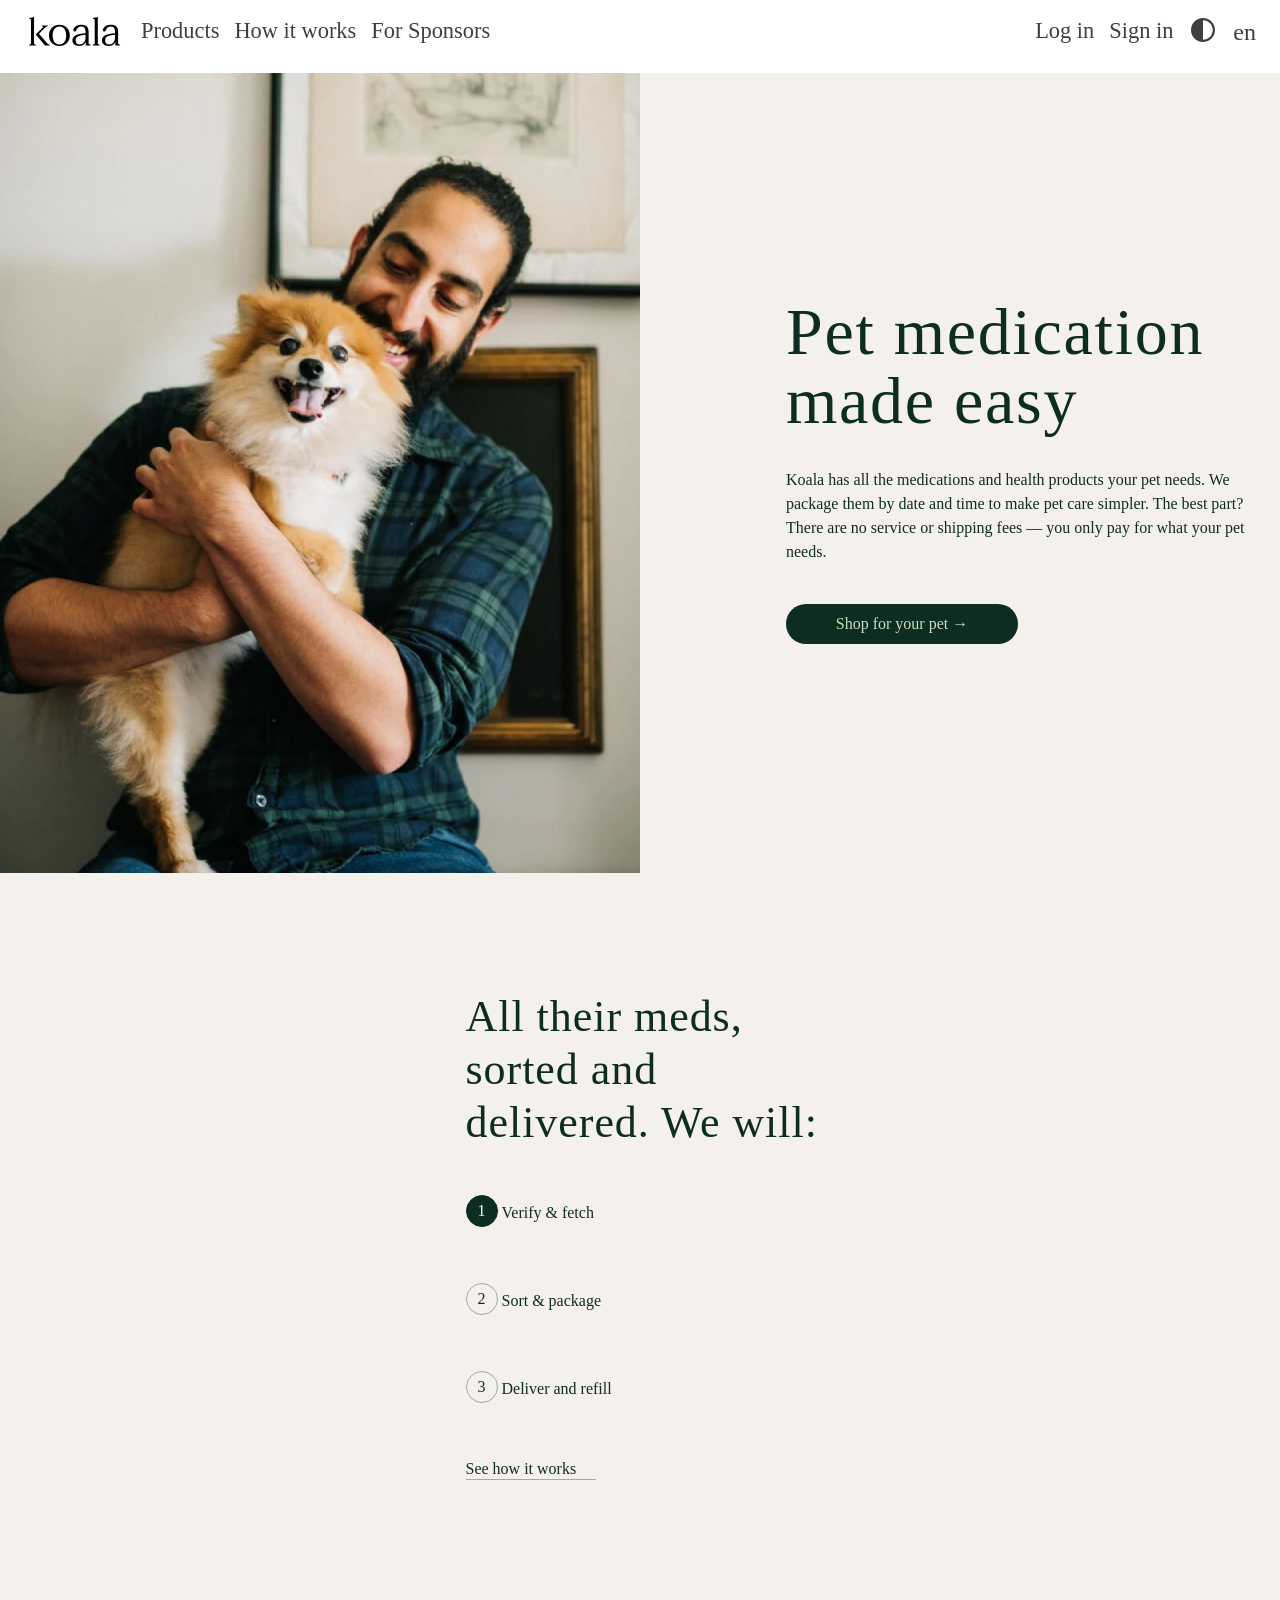
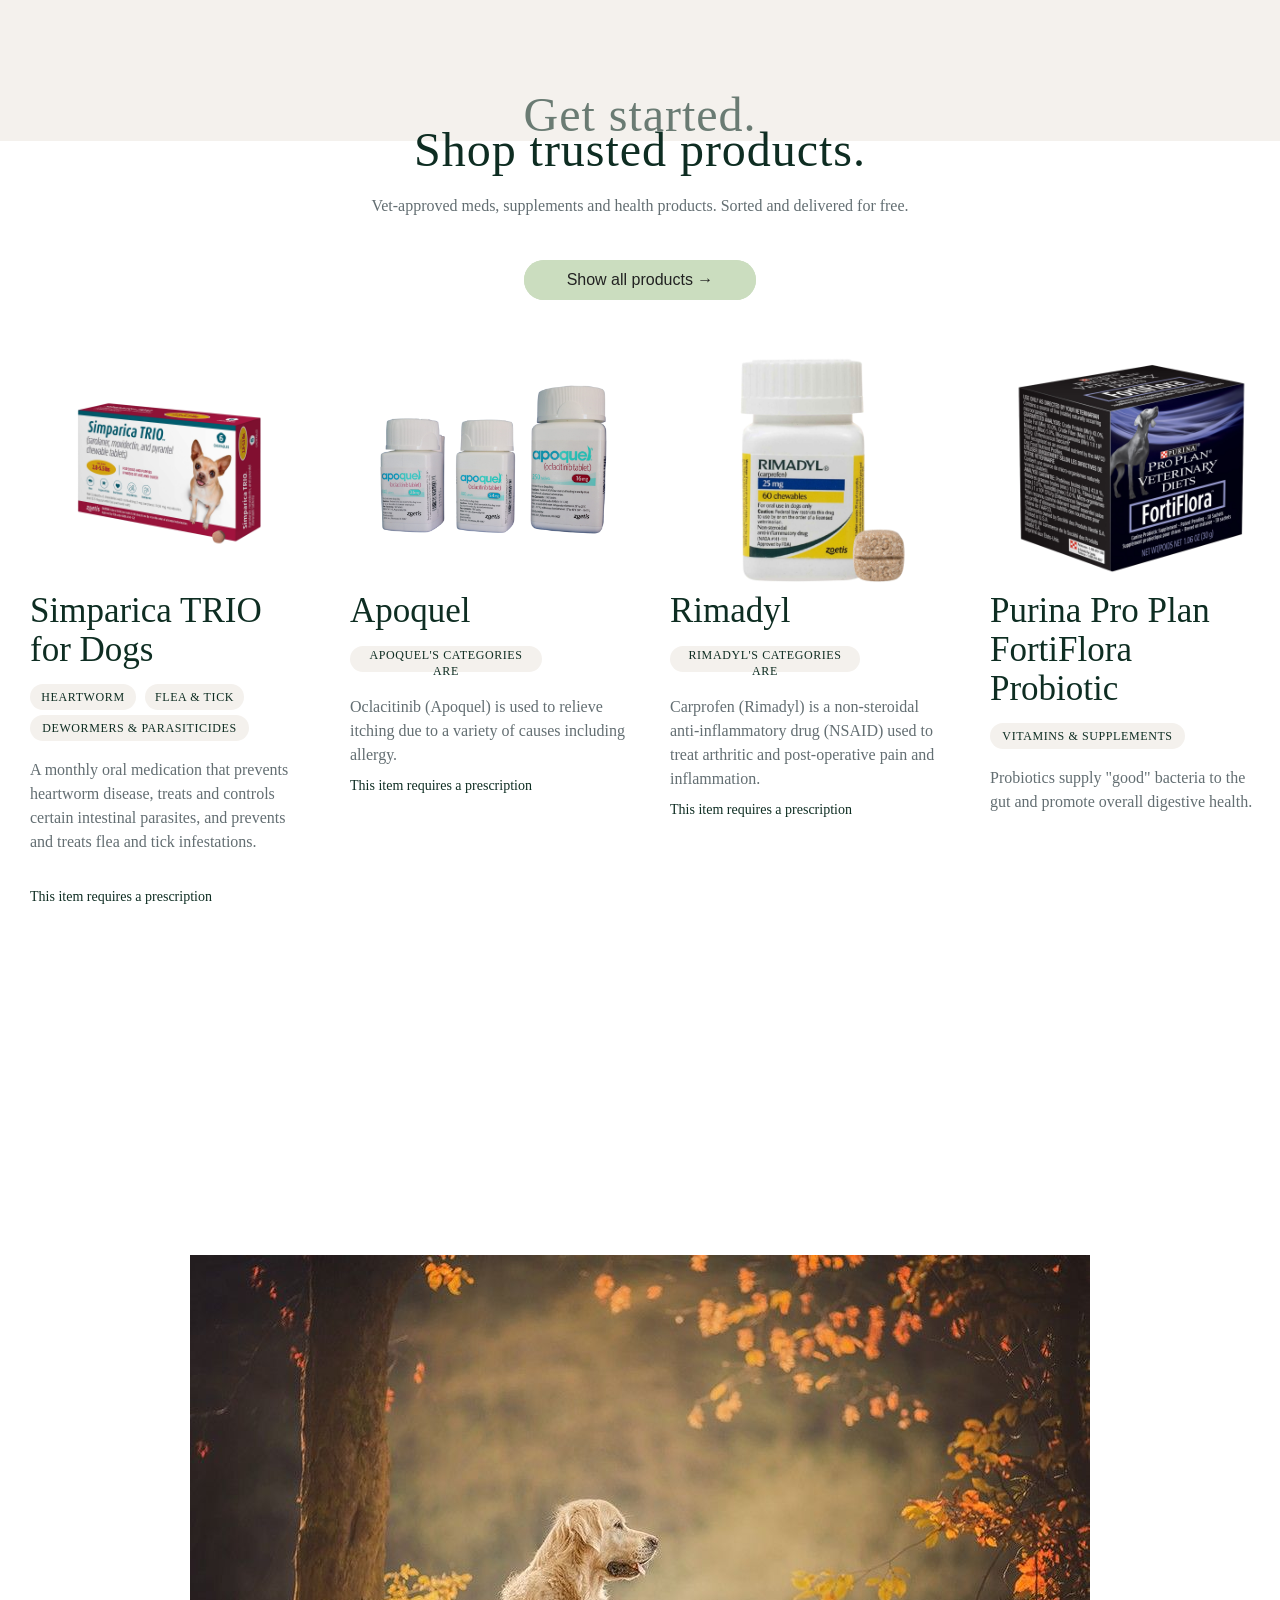
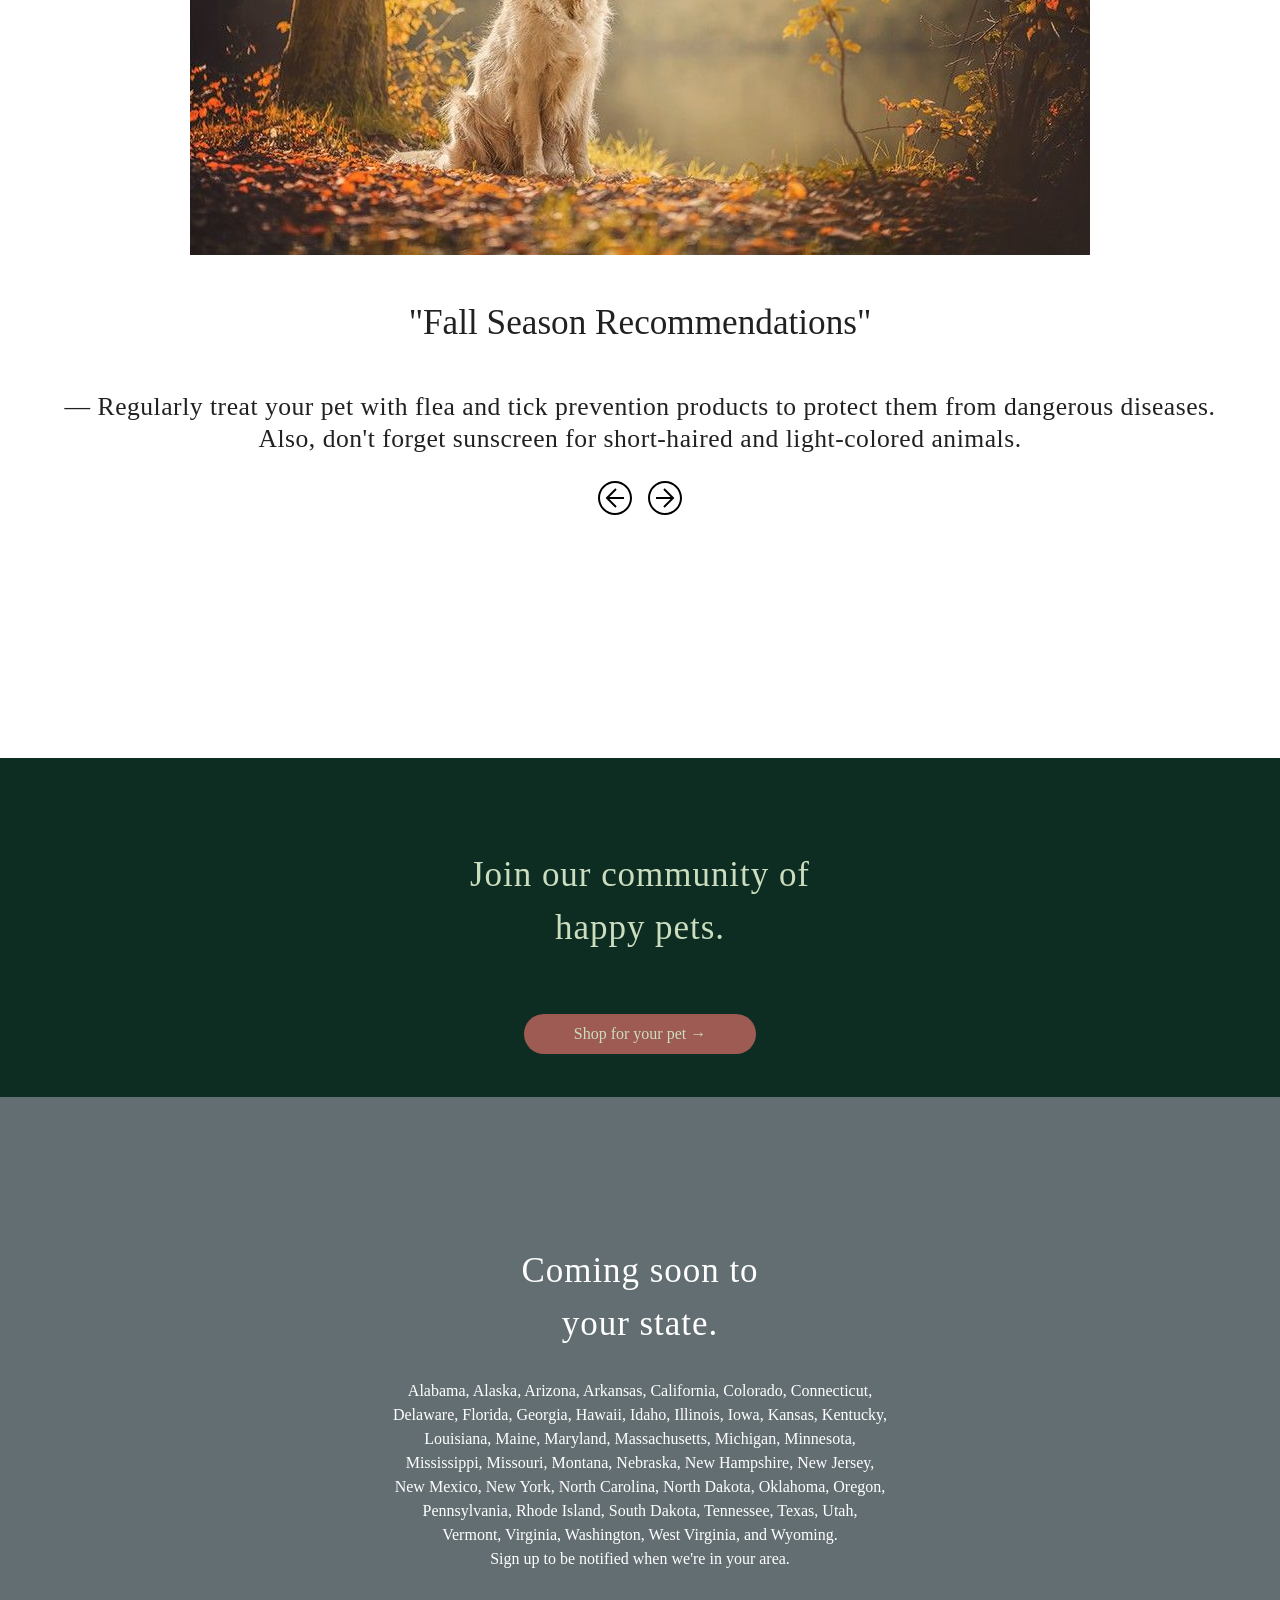
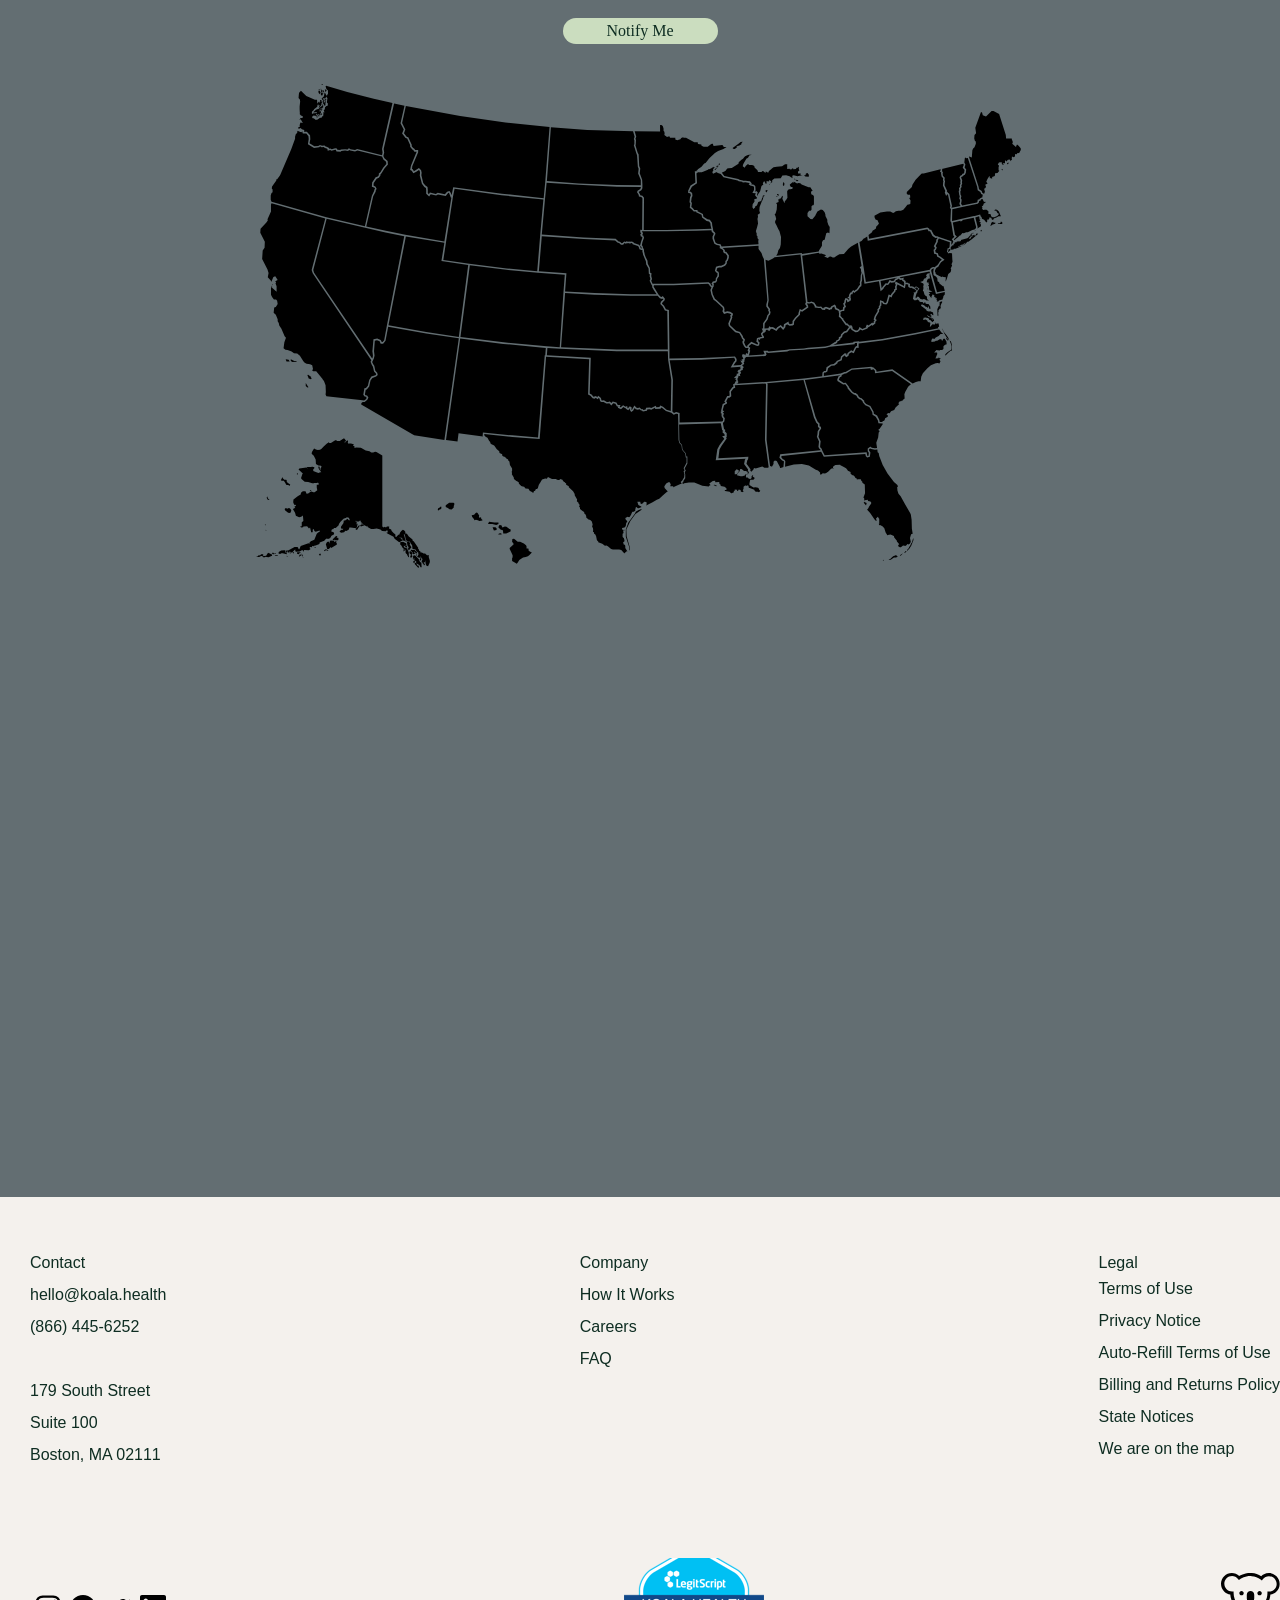
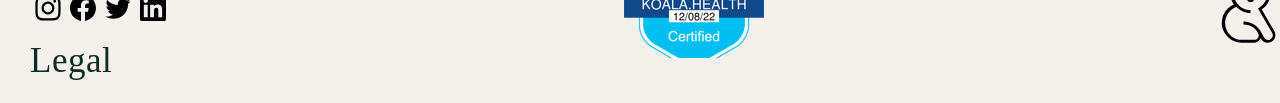
<file: html/index.html>
<!DOCTYPE html>
<html lang="en">
<head>
    <meta charset="UTF-8">
    <meta name="viewport" content="width=device-width, initial-scale=1.0">
    <title>Koala Health</title>
    <link rel="stylesheet" href="../css/style.css">
    <link rel="stylesheet" href="../css/reset.css">
    <link rel="stylesheet" href="../css/stylewindows.css">
</head>
<body>
    <header>
        <div class="container">
            <div class="koala">
                <img class="header_logo_pic" src="../img/svg/logo.svg" alt="logo">
                <nav class="navigation">
                    <ul>
                        <li>
                            <a class="linktext" href="" data-i18="1">Products</a>
                        </li>
                        <li>
                            <a class="linktext" href="../html/howitworks.html" data-i18="2">How it works</a>
                        </li>
                        <li>
                            <a class="linktext" href="../html/forsponsors.html" data-i18="3">For Sponsors</a>
                        </li>

                    </ul>
                </nav>
            </div>
            <div class="right">
                <div class="authorization">
                    <span class="logout hidden" data-i18="54">Logout</span>
                    <span class="logIn" data-i18="55">Log in</span>
                    <span class="sighIn" data-i18="56">Sign in</span>
                </div>
                <div class="changeTheme">
                    <svg width="30" height="30" viewBox="0 0 20 20" fill="none" xmlns="http://www.w3.org/2000/svg">
                        <path d="M10 3.5C13.5899 3.5 16.5 6.41015 16.5 10C16.5 13.5899 13.5899 16.5 10 16.5V3.5ZM10 2C5.58172 2 2 5.58172 2 10C2 14.4183 5.58172 18 10 18C14.4183 18 18 14.4183 18 10C18 5.58172 14.4183 2 10 2Z" fill="#212121"/>
                    </svg>                        
                </div>
                <div class="changeLang">en</div>
                <div class="burger">
                    <div class="burger_line"></div>
                    <div class="burger_line"></div>
                </div>
            </div>
        </div>
        <div class="burger_menu">
            <nav class="burger_menu_links">
                <ul>
                    <li class="nav_item logout_burger hidden">
                        <span class="nav_items_text" data-i18="54">Logout</span>
                    </li>
                    <li class="nav_item logIn_burger">
                        <span class="nav_items_text" data-i18="55"><h3 class="linktext">Log in</h3></span>
                    </li>
                    <li class="nav_item sighIn_burger">
                        <span class="nav_items_text" data-i18="56"><h3 class="linktext">Sign in</h3></span>
                    </li>
                    <li class="nav_item">
                        <a class="nav_items_text" href="#Products" data-i18="1"><h3 class="linktext">Products</h3></a>
                    </li>
                    <li class="nav_item">
                        <a class="nav_items_text" href="../html/howitworks.html" data-i18="2"><h3 class="linktext">How it works</h3></a>
                    </li>
                    <li class="nav_item">
                        <a class="nav_items_text" href="../html/forsponsors.html" data-i18="3"><h3 class="linktext">For Sponsors</h3></a>
                    </li>
                </ul>
            </nav>
        </div>
    </header>
    <main class="main">
        <div class="intro">
            <div class="intro_wrap">
                <div class="intro_img">
                    <img src="../img/jpg/intro.jpg" alt="" class="intro_pic">
                </div>
                    <div class="intro_title_right-text">
                        <div class="intro_text_title">
                            <h1 data-i18="7" class="intro_text_title_h">Pet medication made easy</h1>
                        </div>
                        <div class="inro_text_undertitle">
                            <h3 data-i18="104" class="intro_text_undertitle_h3">Koala has all the medications and health products your pet needs. We package them by date and time to make pet care simpler. The best part? There are no service or shipping fees — you only pay for what your pet needs.</h3>
                        </div>
                        <div class="button_shop_pet">
                            <button data-i18="9" type="button" class="button_shop_pet_pic" >Shop for your pet →</button>
                        </div>
                    </div>
                </div>
            </div>
            <div class="tablets">
                <div class="tablets_wrap">
                    <div class="tablets_text">
                        <div class="tablets_text_title">
                            <h2 data-i18="10" class="tablets_text_title_h2">All their meds, sorted and delivered. We will:</h2>
                        </div>
                    </div>
                    <ul class="tablets_list">
                        <li class="tablets_item">
                            <div class="tabletsnum green">
                                <button class="button_circle green"><h3 class="button_text white">1</h3></button>
                                <div class="tablet_text_container">
                                    <h3 data-i18="11" class="tablet_text">Verify & fetch</h3>
                                </div>
                            </div>
                        </li>
                        <li class="tablets_item">
                            <div class="tabletsnum white">
                                <button class="button_circle white"><h3 class="button_text black">2</h3></button>
                                <div class="tablet_text_container">
                                    <h3 data-i18="12"  class="tablet_text">Sort & package</h3>
                                </div>
                            </div>
                        </li>
                        <li class="tablets_item">
                            <div class="tabletsnum white">
                                <button class="button_circle white"><h3 class="button_text black">3</h3></button>
                                <div class="tablet_text_container">
                                    <h3 data-i18="13"  class="tablet_text">Deliver and refill</h3>
                                </div>
                            </div>
                        </li>
                        <li class="tablets_item">
                            <div class="tablets_link">
                                <a href="" class="tablets_link_text">
                                    <h3 data-i18="14" class="tablet_text underline">See how it works</h3>
                                </a>
                            </div>
                            <div class="tablet_underline"></div>    
                        </li>
                    </ul>
                </div>
                <div class="tablets_img">
                    <img src="../img/svg/tablets.svg" alt="" class="tablets-pic">
                </div>
            </div>
            <div class="get_started">
               <h3 data-i18="15" class="get_started_text">Get started.</h3> 
            </div>
            
        </main>
        <div class="shop">
            <div class="shop_wrapper">
                <div class="shop_title_text">
                    <h2 data-i18="16" class="shop_trusted_text">Shop trusted products.</h2>
                    <h3 data-i18="17"  class="shop_undertitle_text">Vet-approved meds, supplements and health products. Sorted and delivered for free.</h3>
                </div>
                <div class="shop_button_title">
                    <button data-i18="18" class="button_shop">Show all products → </button>
                </div>
            </div>
            <div class="catalog_shop">
                <div class="catalog_first">
                    <img src="../img/svg/catalog_first.svg" alt="">
                    <h2 data-i18="19" class="catalog_text_title first">Simparica TRIO for Dogs</h2>
                    <button data-i18="20" class="catalog_first_button first">Heartworm</button>
                    <button data-i18="21" class="catalog_first_button second">Flea & Tick</button>
                    <button data-i18="22" class="catalog_first_button third">Dewormers & Parasiticides</button>
                    <h3 data-i18="23" class="catalog_text_underbutton first">A monthly oral medication that prevents heartworm disease, treats and controls certain intestinal parasites, and prevents and treats flea and tick infestations.</h3>
                    <h4 data-i18="24" class="catalog_lasttext">This item requires a prescription</h4>
                </div>
                <div class="catalog_second">
                    <img src="../img/svg/catalog_second.svg" alt="">
                    <h2 data-i18="25" class="catalog_text_title second">Apoquel</h2>
                    <button data-i18="26" class="catalog_first_button fourth">Apoquel's categories are</button>
                    <h3 data-i18="27" class="catalog_text_underbutton second">Oclacitinib (Apoquel) is used to relieve itching due to a variety of causes including allergy.</h3>
                    <h4 data-i18="28" class="catalog_lasttext">This item requires a prescription</h4>
                </div>
                <div class="catalog_third">
                    <img src="../img/svg/catalog_third.svg" alt="">
                    <h2 data-i18="70" class="catalog_text_title third">Rimadyl</h2>
                    <button data-i18="71" class="catalog_first_button fifth">Rimadyl's categories are</button>
                    <h3 data-i18="72" class="catalog_text_underbutton third">Carprofen (Rimadyl) is a non-steroidal anti-inflammatory drug (NSAID) used to treat arthritic and post-operative pain and inflammation.</h3>
                    <h4 data-i18="73" class="catalog_lasttext">This item requires a prescription</h4>
                </div>
                <div class="catalog_fourth">
                    <img src="../img/svg/catalog_fourth.svg" alt="">
                    <h2 data-i18="74" class="catalog_text_title fourth">Purina Pro Plan FortiFlora Probiotic</h2>
                    <button data-i18="75" class="catalog_first_button sixth">Vitamins & Supplements</button>
                    <h3 data-i18="76" class="catalog_text_underbutton fourth">Probiotics supply "good" bacteria to the gut and promote overall digestive health.</h3>
                </div>
            </div>
        </div>
        <div class="statements" id="statements">
            <div class="container">
                <div class="slider">
                    <div class="slider_container">

                        <div class="slide">
                            <img class="slider_img" src= "../img/svg/slider1.jpg" alt="">
                            <p class="statement" data-i18="105">"Fall Season Recommendations"</p>
                            <p class="author" data-i18="106">— Regularly treat your pet with flea and tick prevention products to protect them from dangerous diseases. Also, don't forget sunscreen for short-haired and light-colored animals.</p>
                        </div>
                        <div class="slide">
                            <img class="slider_img" src="../img/svg/slider2.jpg"alt="">
                            <p class="statement" data-i18="107">"Winter Season Recommendations"</p>
                            <p class="author" data-i18="108">— Do not take domestic animals on long walks in severe frost. Be sure to provide your pet with warm clothing and paw protection. Don't forget to regularly check for frostbite.</p>
                        </div>
                        <div class="slide">
                            <img class="slider_img" src="../img/svg/slider3.jpg" alt="">
                            <p class="statement" data-i18="109">"Spring Season Recommendations"</p>
                            <p class="author" data-i18="110">— After the snow melts, carefully inspect your pet for ticks. Help the animal molt painlessly by providing proper nutrition and care.</p>
                        </div>
                    </div>
                    
                    <div class="arrows">
                        <div class="arrow arrowLeft">
                            <svg xmlns="http://www.w3.org/2000/svg" viewBox="0 0 50 50" width="50" height="50">
                                <path d="M25 42c-9.4 0-17-7.6-17-17S15.6 8 25 8s17 7.6 17 17-7.6 17-17 17zm0-32c-8.3 0-15 6.7-15 15s6.7 15 15 15 15
                                -6.7 15-15-6.7-15-15-15z"/>
                                <path d="M25.3 34.7L15.6 25l9.7-9.7 1.4 1.4-8.3 8.3 8.3 8.3z"/>
                                <path d="M17 24h17v2H17z"/>
                            </svg>
                        </div>
                        <div class="arrow arrowRight">
                            <svg xmlns="http://www.w3.org/2000/svg" viewBox="0 0 50 50" width="50" height="50">
                                <path d="M25 42c-9.4 0-17-7.6-17-17S15.6 8 25 8s17 7.6 17 17-7.6 17-17 17zm0-32c-8.3 0-15 6.7-15 15s6.7 15 15 15 15-6.7 
                                15-15-6.7-15-15-15z"/>
                                <path d="M24.7 34.7l-1.4-1.4 8.3-8.3-8.3-8.3 1.4-1.4 9.7 9.7z"/>
                                <path d="M16 24h17v2H16z"/>
                            </svg>
                        </div>
                    </div>
                </div>
            </div>
        </div>
        <div class="community">
            <div class="commutity_wrap">
                <div class="commutity_first-two_img">
                    <div class="community_first_img_container">
                        <img src="../img/svg/community_first.svg" alt="" class="community_first_img">
                        <div class="community_text_underimage">
                            <h3 data-i18="77" class="community_underimage_text">View Josie's care box</h3>
                            <button class="community_button_arrow">
                                <h5 class="arrow">→</h5>
                            </button>
                        </div>
                    </div>
                    <div class="community_second_img_container">
                        <img src="../img/svg/community_second.svg" alt="" class="community_second_img">
                        <div class="community_text_underimage">
                            <h3 data-i18="78" class="community_underimage_text">View Elijah's care box</h3>
                            <button class="community_button_arrow">
                                <h5 class="arrow">→</h5>
                            </button>
                        </div>
                    </div>
                </div>
                <div data-i18="79" class="community_join_text">Join our community of happy pets.</div>
                <button data-i18="80" type="button" class="button_shop_pet_pic red" >Shop for your pet →</button>
                <div class="commutity_last-two_img">
                    <div class="community_third_img_container">
                        <img src="../img/svg/community_third.svg" alt="" class="community_third_img">
                        <div class="community_text_underimage">
                            <h3 data-i18="81" class="community_underimage_text">View Waffles's care box</h3>
                            <button class="community_button_arrow">
                                <h5 class="arrow">→</h5>
                            </button>
                        </div>
                    </div>
                    <div class="community_fourth_img_container">
                        <img src="../img/svg/community_fourth.svg" alt="" class="community_fourth_img">
                        <div class="community_text_underimage">
                            <h3 data-i18="82" class="community_underimage_text">View Liliana's care box</h3>
                            <button class="community_button_arrow">
                                <h5 class="arrow">→</h5>
                            </button>
                        </div>
                    </div>
                </div>
            </div>
        </div>
        <div class="state">
            <div class="state_wrap">
                <div data-i18="83" class="state_title">Coming soon to your state.</div>
            </div>
            <div data-i18="84" class="state_undertitle">
                Alabama, Alaska, Arizona, Arkansas, California, Colorado, Connecticut, Delaware, Florida, Georgia, Hawaii, Idaho, Illinois, Iowa, Kansas, Kentucky, Louisiana, Maine, Maryland, Massachusetts, Michigan, Minnesota, Mississippi, Missouri, Montana, Nebraska, New Hampshire, New Jersey, New Mexico, New York, North Carolina, North Dakota, Oklahoma, Oregon, Pennsylvania, Rhode Island, South Dakota, Tennessee, Texas, Utah, Vermont, Virginia, Washington, West Virginia, and Wyoming.
                <br>
                Sign up to be notified when we're in your area.
              </div>
              <button data-i18="85" class="state_button">Notify Me</button>
              <img src="../img/svg/states.svg" alt="" class="states_img">
              <div class="map">
                  <div class="container">
                      <iframe src="https://www.google.com/maps/embed?pb=!1m14!1m8!1m3!1d11794.618662449053!2d-71.06482366295164!3d42.34988546388013!3m2!1i1024!2i768!4f13.1!3m3!1m2!1s0x89e37bcee3b0fbdf%3A0x8f96dca8df15fea1!2sKoala%20Health!5e0!3m2!1sru!2sby!4v1718054941399!5m2!1sru!2sby" width="600" height="450" style="border:0;" allowfullscreen="" loading="lazy" referrerpolicy="no-referrer-when-downgrade"></iframe>
                  </div>
              </div>
            </div>
        </section>
        <section class="pagination-section hidden">
            <div class="contain">
                <h1 class="title">Reviews</h1>
                <div class="posts"></div>
                <div class="pagination"></div>
            </div>
        </section>
        <footer class="footer">
            <div class="footer_wrap">
                <div class="footer_wrap_lists">
                    <div class="footer_wrap_list1">
                            <ul class="footer-list1">
                                <li class="footer-item">
                                  <div data-i18="86" class="footer-label first">Contact</div>
                             </li>
                             <li class="footer-item">
                                <div class="footer-list1-1">
                                    <a data-i18="87" href="mailto:hello@koala.health" class="footer-list text1">hello@koala.health</a>
                                </div>
                            </li>
                            <li class="footer-item">
                                <div class="footer-list1-2">
                                    <a data-i18="88" href="tel:+18664456252" class="footer-list text2">(866) 445-6252</a>
                                </div>
                            </li>
                            <li class="footer-item">
                                <div class="footer-list1-3">
                                    <a data-i18="89" href="#1" class="footer-list td text3">179 South Street</a>
                                </div>
                            </li>
                            <li class="footer-item">
                                <div class="footer-list1-4">
                                    <a data-i18="90" href="#1" class="footer-list td text4">Suite 100</a>
                                </div>
                            </li>
                            <li class="footer-item">
                                <div class="footer-list1-5">
                                    <a data-i18="91" href="#1" class="footer-list td text5">Boston, MA 02111</a>
                                </div>
                            </li>
                        </ul>
                    </div>
                    <div class="footer_wrap_list2">
                        <ul class="footer-list2">
                            <li class="footer-item">
                                <div data-i18="92" class="footer-label second">Company</div>
                            </li>
                            <li class="footer-item">
                                <div class="footer-list2-1">
                                    <a data-i18="93" href="#1" class="footer-list text6">How It Works</a>
                                </div>
                            </li>
                            <li class="footer-item">
                                <div class="footer-list2-2">
                                    <a data-i18="94" href="#1" class="footer-list text7">Careers</a>
                                </div>
                            </li>
                            <li class="footer-item">
                                <div class="footer-list2-3">
                                    <a data-i18="95" href="#1" class="footer-list text8">FAQ</a>
                                </div>
                            </li>
                        </ul>
                    </div>
                    <div class="footer_wrap_list3">
                        <ul class="footer-list3">
                            <li class="footer-item">
                                <div data-i18="96" class="footer-label third">Legal</div>
                            </li>
                            <li class="footer-item3">
                                <div class="footer-list3">
                                    <a data-i18="97" href="#1" class="footer-list text9">Terms of Use</a>
                                </div>
                            </li>
                            <li class="footer-item3">
                                <div class="footer-list3">
                                    <a data-i18="98" href="#1" class="footer-list text10">Privacy Notice</a>
                                </div>
                            </li>
                            <li class="footer-item3">
                                <div class="footer-list3">
                                    <a data-i18="99" href="#1" class="footer-list text11">Auto-Refill Terms of Use</a>
                                </div>
                            </li>
                            <li class="footer-item3">
                                <div class="footer-list3">
                                    <a data-i18="100" href="#1" class="footer-list text12">Billing and Returns Policy</a>
                                </div>
                            </li>
                            <li class="footer-item3">
                                <div class="footer-list3">
                                    <a data-i18="101" href="#1" class="footer-list text13">State Notices</a>
                                </div>
                            </li>
                            <li class="footer-item3">
                                <div class="footer-list3">
                                    <a data-i18="102" href="https://www.google.com/maps/place/Koala+Health/@42.3502978,-71.0576568,15z/data=!4m6!3m5!1s0x89e37bcee3b0fbdf:0x8f96dca8df15fea1!8m2!3d42.3502978!4d-71.0576568!16s%2Fg%2F11sfrqntq6?entry=ttu" class="footer-list text14">We are on the map</a>
                                </div>
                            </li>
                            </ul>
                            
                    </div>
                </div>
                <div class="footer_down">
                    <div class="footer_down_wrap">
                        <div class="footer_down_left">
                            <div class="footer_down_left_list">
                                <img src="../img/svg/inst.svg" alt="">
                                <img src="../img/svg/facebook.svg" alt="">
                                <img src="../img/svg/twitter.svg" alt="">
                                <img src="../img/svg/linkedin.svg" alt="">
                            </div>
                            <div data-i18="103" class="legal_text"><h3 class="legal">Legal</h3></div>
                        </div>
                        <div class="footer_down_center">
                            <img src="../img/svg/koala_health_logo.svg" alt="">
                        </div>
                        <div class="footer_down_right">
                            <img src="../img/svg/koala.svg" alt="">
                        </div>
                    </div>
                </div>    
            </div>
        </footer>
        
    <div class="modalRegister_Background modal_background">
        <div class="modalRegister modal">
            <div class="content">
                <form class="form_Register">
                    <h2 class="header_Registration" data-i18="57">Registration</h2>
                    <div class="inputWrapper inputNameWrapper">
                        <input type="text" placeholder="Name" class="inputName" data-i18-placeholder="63">
                        <div class="mistakeMessage mistakeMessageName"></div>
                    </div>
                    <div class="inputWrapper inputSurnameWrapper">
                        <input type="text" placeholder="Surname" class="inputSurname" data-i18-placeholder="64">
                        <div class="mistakeMessage mistakeMessageSurname"></div>
                    </div>
                    <div class="inputWrapper inputPatronymicWrapper">
                        <input type="text" placeholder="Patronymic" class="inputPatronymic" data-i18-placeholder="65">
                        <div class="mistakeMessage mistakeMessagePatronymic"></div>
                    </div>
                    <div class="inputWrapper inputBirthdayWrapper">
                        <input type="text" placeholder="Birthday" class="inputBirthday" data-i18-placeholder="66">
                        <div class="mistakeMessage mistakeMessageBirthday"></div>
                    </div>
                    <div class="inputWrapper inputNumberWrapper">
                        <input type="text" placeholder="Number" class="inputNumber" data-i18-placeholder="67">
                        <div class="mistakeMessage mistakeMessageNumber"></div>
                    </div>
                    <div class="inputWrapper inputEmailWrapper">
                        <input type="text" placeholder="Email" class="inputEmail">
                        <div class="mistakeMessage mistakeMessageEmail"></div>
                    </div>
                    <div class="inputWrapper inputPasswordWrapper">
                        <div class="container">
                            <input type="text" placeholder="Password" class="inputPassword" data-i18-placeholder="68">
                            <div class="generatePassword">
                                <svg xmlns="http://www.w3.org/2000/svg" width="30" height="30" viewBox="0 0 24 24" fill="none" stroke="currentColor" stroke-width="2" stroke-linecap="round" stroke-linejoin="round">
                                    <path d="M15 4V2" />
                                    <path d="M15 16v-2" />
                                    <path d="M8 9h2" />
                                    <path d="M20 9h2" />
                                    <path d="M17.8 11.8 19 13" />
                                    <path d="M15 9h0" />
                                    <path d="M17.8 6.2 19 5" />
                                    <path d="m3 21 9-9" />
                                    <path d="M12.2 6.2 11 5" />
                                </svg>                
                            </div>              
                        </div>
                        <div class="mistakeMessage mistakeMessagePassword"></div>
                    </div>
                    <div class="inputWrapper inputRepeatPasswordWrapper">
                        <input type="text" placeholder="Repeat password" class="inputRepeatPassword" data-i18-placeholder="69">
                        <div class="mistakeMessage mistakeMessageRepeatPassword"></div>
                    </div>
                    <button type="submit" class="submitRegistration" data-i18="59" disabled>Submit</button>
                </form>
            </div>
        </div>
    </div>
    <div class="modalAuthorization_Background modal_background">
        <div class="modalAuthorization modal">
            <form class="form_Authorization">
                <h2 class="header_Authorization" data-i18="58">Authorization</h2>
                <div class="inputWrapper inputEmailWrapper">
                    <input type="text" placeholder="Email" class="inputEmailAuthorization">
                    <div class="mistakeMessage mistakeMessageEmailAuthorization"></div>
                </div>
                <div class="inputWrapper inputPasswordWrapper">
                    <input type="text" placeholder="Password" class="inputPasswordAuthorization" data-i18-placeholder="68">
                    <div class="mistakeMessage mistakeMessagePasswordAuthorization"></div>
                </div>
                <button type="submit" class="submitAuthorization" data-i18="59" disabled>Submit</button>
            </form>
        </div>
    </div>
    <div class="modalAccount_Background modal_background">
        <div class="modalAccount modal">
            <div class="cross_account">
                <svg height="35" version="1.1" viewBox="0 0 25 25" width="35" xmlns="http://www.w3.org/2000/svg" xmlns:xlink="http://www.w3.org/1999/xlink">
                    <title/><desc/><defs/><g fill="none" fill-rule="evenodd" id="TabBar-Icons" stroke="none" stroke-width="1"><g fill="#000000" id="Cross-Cricle"><path d="M12.5,25 C19.4035594,25 25,19.4035594 25,12.5 C25,5.59644063 19.4035594,0 12.5,0 C5.59644063,0 0,5.59644063 0,12.5 C0,19.4035594 5.59644063,25 12.5,25 L12.5,25 Z M12.5,24 C18.8512746,24 24,18.8512746 24,12.5 C24,6.14872538 18.8512746,1 12.5,1 C6.14872538,1 1,6.14872538 1,12.5 C1,18.8512746 6.14872538,24 12.5,24 Z M13.2071068,12.5 L18.863961,6.84314575 L18.1568542,6.13603897 L12.5,11.7928932 L6.84314575,6.13603897 L6.13603897,6.84314575 L11.7928932,12.5 L6.13603897,18.1568542 L6.84314575,18.863961 L12.5,13.2071068 L18.1568542,18.863961 L18.863961,18.1568542 L13.2071068,12.5 L13.2071068,12.5 Z" id="Check-Circle"/></g></g>
                </svg>
            </div>
            <div class="wrapper">
                <h2 class="header"  data-i18="8">Account</h2>
                <div class="data">
                    <div><span data-i18="36">Name: </span><span class="account_name"></span></div>
                    <div><span data-i18="61">Surname: </span><span class="account_surname"></span></div>
                    <div><span data-i18="60">Patronymic: </span><span class="account_patronymic"></span></div>
                    <div><span data-i18="62">Birthday: </span><span class="account_birthday"></span></div>
                    <div><span data-i18="37">Number: </span><span class="account_number"></span></div>
                    <div><span data-i18="38">Email: </span><span class="account_email"></span></div>
                    <div><span data-i18="39">Password: </span><span class="account_password"></span></div>
                </div>
            </div>
        </div>
    </div>
        <script type="module" src="../js/MainPage/index.js"></script>
    </body>
</html>
</file>
<file: css/style.css>
/* Общие стили */
.wrapper {
  max-width: 1280px;
  margin: 0 auto;
}

/* Стили для header */
header .container {
  display: flex;
  align-items: center;
  justify-content: space-between;
  padding: 12px 24px;
}

header .brex {
  display: flex;
  align-items: center;
  gap: 15px;
}

header .brex .brexLogo {
  padding: 5px;
}

header .navigation ul {
  display: flex;
  list-style: none;
  gap: 15px;
}

header .navigation ul a {
  font-size: 1.4rem;
  position: relative;
  transition: color 300ms;
}

/* Добавляем анимацию наведения для ссылок */
header .navigation ul a::before {
  content: '';
  position: absolute;
  width: 100%;
  height: 2px;
  bottom: -2px;
  left: 0;
  background-color: #403f3d;
  visibility: hidden;
  transform: scaleX(0);
  transition: all 0.3s ease-in-out;
}

header .navigation ul a:hover::before {
  visibility: visible;
  transform: scaleX(1);
}

header .navigation ul a:hover {
  color: #665f55;
}

header .authorization {
  display: flex;
  align-items: center;
  gap: 15px;
}

header .authorization span {
  font-size: 1.4rem;
  cursor: pointer;
  position: relative;
  transition: color 300ms;
}

/* Добавляем анимацию наведения для кнопок авторизации */
header .authorization span::after {
  content: '';
  position: absolute;
  width: 100%;
  height: 2px;
  bottom: -2px;
  left: 0;
  background-color: #665f55;
  visibility: hidden;
  transform: scaleX(0);
  transition: all 0.3s ease-in-out;
}

header .authorization span:hover::after {
  visibility: visible;
  transform: scaleX(1);
}

header .authorization span:hover {
  color: #403f3d;
}

header .changeTheme {
  cursor: pointer;
  transition: transform 300ms, color 300ms;
}

header .changeLang {
  cursor: pointer;
  font-size: 1.5rem;
  transition: transform 300ms, color 300ms;
}

/* Добавляем эффекты для смены темы и языка */
header .changeTheme:hover,
header .changeLang:hover {
  transform: scale(1.1);
  color: #665f55;
}

header .right {
  display: flex;
  align-items: center;
  gap: 15px;
}

header .right .contact {
  height: 36px;
  padding: 0 30px;
  border-radius: 10px;
  color: #fff;
  font-size: 1.4rem;
  transition: 300ms all;
}

header .right .burger {
  display: none;
  width: 44px;
  height: 44px;
  z-index: 2;
  transition: 500ms all;
  flex-direction: column;
  align-items: center;
  justify-content: center;
  border: 1px solid #665f55;
  border-radius: 50%;
}

header .right .burger.burgeroff .burger_line:first-child {
  transform: rotate(-45deg) translate(-3px, 3px);
}

header .right .burger.burgeroff .burger_line:last-child {
  transform: rotate(45deg) translate(-3px, -3px);
}

header .right .burger .burger_line {
  width: 16px;
  height: 2px;
  margin: 3px 0;
  background-color: #403f3d;
  transition: 500ms all;
}

header .burger_menu {
  background: #fff;
  left: 100%;
  top: 0;
  width: 100%;
  height: 100vh;
  position: fixed;
  padding: 80px 40px 20px 40px;
  flex-direction: column;
  align-items: center;
  gap: 100px;
  transition: 500ms all;
  display: flex;
  z-index: 1;
}

header .burger_menu.opened {
  left: 0;
}
header .burger_menu .burger_menu_links ul {
  display: flex;
  flex-direction: column;
  align-items: center;
  gap: 40px;
}

header .burger_menu .burger_menu_links ul li {
  list-style: none;
}

header .burger_menu .burger_menu_links ul .nav_items_text {
  font-size: 3.2rem;
  font-weight: 600;
  line-height: 125%;
  text-decoration: none;
}

/* Добавляем анимацию появления для меню */
header .burger_menu .burger_menu_links ul .nav_items_text {
  opacity: 0;
  transform: translateY(20px);
  transition: opacity 300ms, transform 300ms;
}

header .burger_menu.opened .burger_menu_links ul .nav_items_text {
  opacity: 1;
  transform: translateY(0);
}

/* Эффект наведения для пунктов меню */
header .burger_menu .burger_menu_links ul .nav_items_text:hover {
  color: #665f55;
  text-decoration: underline;
}

.burger_menu {
  background: #fff;
  left: 100%;
  top: 0;
  width: 100%;
  height: 100vh;
  position: fixed;
  padding: 80px 40px 20px 40px;
  flex-direction: column;
  align-items: center;
  gap: 100px;
  transition: 500ms all;
  display: flex;
  z-index: 1;
}

.burger_menu.opened {
  left: 0;
}

.burger_menu .burger_menu_links {
  ul {
    display: flex;
    flex-direction: column;
    align-items: center;
    gap: 40px;
    li {
      list-style: none;
    }
    .nav_items_text {
      font-size: 3.2rem;
      font-weight: 600;
      line-height: 125%;
      text-decoration: none;
    }
  }
}

header {
  .container {
    display: flex;
    align-items: center;
    justify-content: space-between;
    padding: 12px 24px;
  }
  .brex {
    display: flex;
    align-items: center;
    gap: 15px;
    .brexLogo {
      padding: 5px;
    }
  }
  .navigation {
    ul {
      display: flex;
      list-style: none;
      gap: 15px;
      a {
        font-size: 1.4rem;
        position: relative;
        transition: color 300ms;
      }
    }
  }
  .authorization {
    display: flex;
    align-items: center;
    gap: 15px;
    span {
      font-size: 1.4rem;
      cursor: pointer;
      position: relative;
      transition: color 300ms;
    }
  }
  .changeTheme {
    cursor: pointer;
    transition: transform 300ms, color 300ms;
  }
  .changeLang {
    cursor: pointer;
    font-size: 1.5rem;
    transition: transform 300ms, color 300ms;
  }
  .right {
    display: flex;
    align-items: center;
    gap: 15px;
    .contact {
      height: 36px;
      padding: 0 30px;
      border-radius: 10px;
      color: #fff;
      font-size: 1.4rem;
      transition: 300ms all;
    }
    .burger {
      display: none;
      width: 44px;
      height: 44px;
      z-index: 2;
      transition: 500ms all;
      flex-direction: column;
      align-items: center;
      justify-content: center;
      border: 1px solid #665f55;
      border-radius: 50%;
      &.burgeroff {
        .burger_line:first-child {
          transform: rotate(-45deg) translate(-3px, 3px);
        }
        .burger_line:last-child {
          transform: rotate(45deg) translate(-3px, -3px);
        }
      }
      .burger_line {
        width: 16px;
        height: 2px;
        margin: 3px 0;
        background-color: #403f3d;
        transition: 500ms all;
      }
    }
  }
  .burger_menu {
    background: #fff;
    left: 100%;
    top: 0;
    width: 100%;
    height: 100vh;
    position: fixed;
    padding: 80px 40px 20px 40px;
    flex-direction: column;
    align-items: center;
    gap: 100px;
    transition: 500ms all;
    display: flex;
    z-index: 1;
    &.opened {
        left: 0;
    }
    .burger_menu_links {
        ul {
            display: flex;
            flex-direction: column;
            align-items: center;
            gap: 40px;
            li {
                list-style: none;
            }
            .nav_items_text {
                font-size: 3.2rem;
                font-weight: 600;
                line-height: 125%;
                text-decoration: none;
                opacity: 0;
                transform: translateY(20px);
                transition: opacity 300ms, transform 300ms;
            }
        }
    }
    &.opened .burger_menu_links ul .nav_items_text {
        opacity: 1;
        transform: translateY(0);
    }
    .burger_menu_links ul .nav_items_text:hover {
        color: #665f55;
        text-decoration: underline;
    }
}

/* Повторяем те же стили для Sass/SCSS */
.burger_menu {
    background: #fff;
    left: 100%;
    top: 0;
    width: 100%;
    height: 100vh;
    position: fixed;
    padding: 80px 40px 20px 40px;
    flex-direction: column;
    align-items: center;
    gap: 100px;
    transition: 500ms all;
    display: flex;
    z-index: 1;
    &.opened {
        left: 0;
    }
    .burger_menu_links {
        ul {
            display: flex;
            flex-direction: column;
            align-items: center;
            gap: 40px;
            li {
                list-style: none;
            }
            .nav_items_text {
                font-size: 3.2rem;
                font-weight: 600;
                line-height: 125%;
                text-decoration: none;
                opacity: 0;
                transform: translateY(20px);
                transition: opacity 300ms, transform 300ms;
            }
        }
    }
    &.opened .burger_menu_links ul .nav_items_text {
        opacity: 1;
        transform: translateY(0);
    }
    .burger_menu_links ul .nav_items_text:hover {
        color: #665f55;
        text-decoration: underline;
    }
}

/* Стили для анимации кнопок смены темы и языка */
header .changeTheme:hover,
header .changeLang:hover {
    transform: scale(1.1);
    color: #665f55;
}
}

/* Header styles start*/

.header_wrapper {
  display: flex; /* Включаем flexbox */
  flex-wrap: wrap;
  align-items: flex-end;
  justify-content: space-between; /* Выравниваем элементы по вертикали */
  margin: 0 auto;
  margin-top: 30px;
}
.header {
  position: fixed;
  top: 0;
  left: 0;
  width: 100%;
}
.header_logo {
  padding-left: 30px;
}

.header_search {
  padding-left: 345px;
}

.header_list {
  display: flex;
  flex-wrap: wrap;
}

.menulogo_list {
  display: flex;
  flex-wrap: wrap;
}
.changeLang {
  cursor: pointer;
  font-size: 1.5rem;
}

.header_item {
  margin-right: 25px;
}

.header_item:last-child {
  margin-right: 30px;
}

.menulogo_item {
  margin-left: 30px;
}

.search {
  box-sizing: border-box;
  width: 227px;
  height: 40px;

  background: #ffffff;
  border: 1px solid #d1dbd6;
  border-radius: 1000px;
}
.header_link {
  color: white;
  text-decoration: none;
  font-family: "Segoe UI";
  font-style: normal;
  font-weight: 400;
  font-size: 16px;
  line-height: 20px;
  color: #0e2d22;
}

/* Header styles start*/

/* Main styles start*/

.main {
  max-width: 1280px;
  margin: 0 auto;
  background-color: #f4f1ed;
}

.intro_text_title_h {
  font-family: "Times New Roman";
  font-style: normal;
  font-weight: 400;
  font-size: 66px;
  line-height: 69px;
  letter-spacing: 1.72235px;
  color: #0e2d22;
}

.intro_text_title {
  display: inline-block;
  width: 419px;
  height: 138px;
}

.intro_text_undertitle_h3 {
  font-family: "Segoe UI";
  font-style: normal;
  font-weight: 400;
  font-size: 16px;
  line-height: 24px;
  color: #0e2d22;
}

.inro_text_undertitle {
  width: 494px;
  height: 96px;
}

.button_shop_pet {
  display: inline-block;
  width: 232px;
  height: 40px;
  background: #0e2d22;
  border-radius: 1000px;
  margin-top: 40px;
}

.button_shop_pet_pic {
  background-color: transparent;
  border-color: transparent;
  width: 232px;
  height: 40px;
  font-family: "Segoe UI";
  font-style: normal;
  font-weight: 400;
  font-size: 16px;
  line-height: 24px;
  text-align: center;
  color: #cbddbf;
}
.intro_wrap {
  display: grid;
  grid-template-columns: repeat(2, 1fr);
  grid-gap: 70px;
  grid-row-gap: 20px;
}

.intro_title_right-text {
  margin-top: 224px;
}

.inro_text_undertitle {
  margin-top: 33px;
}
.intro {
  padding-bottom: 117px;
}

.tablets {
  display: grid;
  grid-template-columns: repeat(2, 1fr);
  margin-left: 132px;
}

.tablets_text_title {
  width: 359px;
  height: 159px;
  margin-bottom: 46px;
}

.tablets_text_title_h2 {
  font-family: "Times New Roman";
  font-style: normal;
  font-weight: 400;
  font-size: 44px;
  line-height: 53px;
  letter-spacing: 0.960471px;
  color: #0e2d22;
  width: 359px;
  height: 159px;
}

.tabletsnum {
  width: 30px;
  height: 30px;
  display: flex;
  margin-bottom: 56px;
}

.tabletsnum.white {
  background: #f4f1ed;
  border-radius: 1000px 0px 0px 0px;
  gap: 0px;
  border: 1px solid #9faba7;
  opacity: 0px;
  border-radius: 1000px;
}
.tabletsnum.green {
  background: #0e2d22;
  border-radius: 1000px;
  border: 1px solid #0e2d22;
}

.button_circle {
  background-color: transparent;
  border-color: transparent;
}

.button_text {
  width: 6px;
  height: 24px;
  font-family: "Segoe UI";
  font-style: normal;
  font-weight: 400;
  font-size: 16px;
  line-height: 24px;
  margin-left: 3px;
  color: #ffffff;
  text-align: center;
}

.tablet_text_container {
  margin-left: 10px;
  display: flex;
  align-items: center;
  margin-top: 4px;
}

.tablet_text {
  width: 292px;
  height: 20px;
  font-family: "Segoe UI";
  font-style: normal;
  font-weight: 400;
  font-size: 16px;
  line-height: 20px;
  color: #0e2d22;
}

.button_text.black {
  color: #0e2d22;
}

.tablets_link {
  width: 130px;
  height: 20px;
  gap: 0px;
  opacity: 0px;
}
.tablets_link_text {
  text-decoration: none;
  color: transparent;
}
.tablet_underline {
  width: 130px;
  height: 1px;
  gap: 0px;
  opacity: 0px;
  background: #9faba7;
}
.tablets_img {
  margin-top: 11px;
  width: 593px;
  height: 438px;
  gap: 0px;
  opacity: 0px;
  margin-right: 132px;
}
.get_started {
  font-family: "Times New Roman";
  font-style: normal;
  font-weight: 400;
  font-size: 48px;
  line-height: 53px;
  text-align: center;
  letter-spacing: 0.960471px;
  color: rgba(14, 45, 34, 0.6);
  margin-top: 208px;
}
.get_started_text {
  margin: 0 auto;
  width: 50%;
}
/* Main styles end*/

/* Shop styles start*/

.shop {
  width: 1280px;
  height: 884px;
  gap: 0px;
  border-radius: 60px 60px 0px 0px;
  opacity: 0px;
  background: #ffffff;
  margin: 0 auto;
}

.shop_trusted_text {
  margin: 0 auto;
  transform: translateY(-18px);
  font-family: "Times New Roman";
  font-weight: 400;
  font-size: 48px;
  line-height: 53px;
  text-align: center;
  letter-spacing: 0.960471px;
  color: #0e2d22;
}

.shop_title_text {
  margin: 0 auto;
  text-align: center;
}

.shop_undertitle_text {
  margin-top: px;
  transform: translateY();
  font-family: "Segoe UI";
  font-weight: 400;
  font-size: 16px;
  line-height: 24px;
  text-align: center;
  color: #636e72;
}

.shop_button_title {
  width: 232px;
  height: 40px;
  background: #cbddbf;
  border-radius: 1000px;
  margin: 0 auto;
  margin-top: 42px;
  margin-bottom: 57px;
}

.button_shop {
  width: 100%;
  height: 40px;
  background: #cbddbf;
  border-radius: 1000px;
  border: 0px;
}

.catalog_shop {
  display: grid;
  grid-template-columns: repeat(4, 1fr);
  grid-gap: 30px;
  margin-left: 30px;
}

.catalog_text_title {
  font-family: "Times New Roman";
  font-style: normal;
  font-weight: 400;
  font-size: 35px;
  line-height: 39px;
  color: #0e2d22;
  margin-top: 8px;
}

.catalog_text_title.first {
  width: 251px;
  height: 78px;
}
.catalog_text_title.second {
  width: 132px;
  height: 39px;
}
.catalog_text_title.third {
  width: 128px;
  height: 39px;
}
.catalog_text_title.fourth {
  width: 240px;
  height: 116px;
}
.catalog_first_button {
  background: #f4f1ed;
  border-radius: 1000px;
  font-family: "Segoe UI";
  font-style: normal;
  font-weight: 400;
  font-size: 12px;
  line-height: 16px;
  letter-spacing: 0.6px;
  text-transform: uppercase;
  color: #0e2d22;
  border: 0px;
}

.catalog_first_button.first {
  width: 106px;
  height: 26px;
  margin-top: 15px;
}

.catalog_first_button.second {
  width: 99px;
  height: 26px;
  margin-left: 5px;
}

.catalog_first_button.third {
  width: 219px;
  height: 26px;
  margin-top: 5px;
}
.catalog_first_button.fourth {
  width: 192px;
  height: 26px;
  margin-top: 16px;
}
.catalog_first_button.fifth {
  width: 190px;
  height: 26px;
  margin-top: 16px;
}
.catalog_first_button.sixth {
  width: 195px;
  height: 26px;
  margin-top: 16px;
}
.catalog_text_underbutton {
  margin-top: 17px;
  font-family: "Segoe UI";
  font-style: normal;
  font-weight: 400;
  font-size: 16px;
  line-height: 24px;
  color: #636e72;
}
.catalog_text_underbutton.first {
  width: 261px;
  height: 120px;
}
.catalog_text_underbutton.second {
  width: 279px;
  height: 72px;
}
.catalog_text_underbutton.third {
  width: 273px;
  height: 96px;
}
.catalog_text_underbutton.fourth {
  width: 275px;
  height: 72px;
}
.catalog_lasttext {
  margin-top: 8px;
  width: 220px;
  height: 21px;
  font-family: "Segoe UI";
  font-style: normal;
  font-weight: 400;
  font-size: 14px;
  line-height: 21px;
  color: #0e2d22;
}
/* Shop styles end*/

/* Community styles start*/

.community {
  margin: 0 auto;
  width: 1280px;
  height: 1236px;
  background: #0e2d22;
  border-radius: 0px;
}

.commutity_first-two_img {
  display: grid;
  grid-template-columns: repeat(2, 1fr);
}
.community_first_img_container {
  margin-left: 30px;
  margin-top: 150px;
}
.community_button_arrow {
  width: 24px;
  height: 24px;
  border: 0px;
  background: #9e5b54;
  border-radius: 1000px;

  font-family: "Segoe UI";
  font-style: normal;
  font-weight: 400;
  font-size: 16px;
  line-height: 24px;
  text-align: center;
  color: #ebe8de;
  margin-left: 5px;
  margin-top: 2px;
}

.arrow {
  transform: translateY(-2px);
}

.community_text_underimage {
  display: flex;
  flex-direction: row;
  margin-top: 9px;
}

.community_underimage_text {
  font-family: "Segoe UI";
  font-style: normal;
  font-weight: 400;
  font-size: 16px;
  line-height: 24px;
  color: #cbddbf;
}

.community_second_img_container {
  margin-left: 203px;
  margin-top: 150px;
}
.community_join_text {
  font-family: "Times New Roman";
  font-style: normal;
  font-weight: 400;
  font-size: 47px;
  line-height: 53px;
  /* identical to box height, or 112% */
  text-align: center;
  letter-spacing: 0.960471px;
  color: #cbddbf;
  width: 403px;
  height: 106px;
  margin: 0 auto;
  transform: translateY(-60px);
}
.button_shop_pet_pic.red {
  background: #9e5b54;
  border-radius: 1000px;
  margin: 0 auto;
  display: flex;
  justify-content: center;
  align-items: center;
}

.commutity_last-two_img {
  display: grid;
  grid-template-columns: repeat(2, 1fr);
}

.community_third_img_container {
  margin-left: 30px;
  margin-top: 43px;
}
.community_fourth_img_container {
  margin-left: 305px;
  transform: translateY(-20px);
}
/* Community styles end*/

/* State styles start*/

.state {
  width: 1280px;
  height: 1700px;
  background: #636e72;
  border-radius: 0;
  margin: 0 auto;
  display: flex;
  flex-direction: column;
  align-items: center;
}

.state_title {
  margin-top: 147px;
  width: 312px;
  height: 106px;
  font: 400 46px/53px "Times New Roman";
  text-align: center;
  letter-spacing: 0.960471px;
  color: #fff;
  display: flex;
  align-items: center;
}

.state_undertitle {
  padding-top: 29px;
  width: 495px;
  height: 192px;
  font-family: "Segoe UI";
  font-style: normal;
  font-weight: 400;
  font-size: 16px;
  line-height: 24px;
  text-align: center;
  color: #ffffff;
}

.state_button {
  width: 155px;
  height: 54px;
  background: #cbddbf;
  border-radius: 1000px;
  border: 0px;

  font-family: "Segoe UI";
  font-style: normal;
  font-weight: 400;
  font-size: 16px;
  line-height: 24px;
  text-align: center;
  color: #0e2d22;
  margin-top: 47px;
}

.states_img {
  margin-top: 40px;
}

/* State styles end*/

.map {
  .container {
      display: flex;
      justify-content: center;
      padding: 100px 32px 100px 32px;
      iframe {
          width: 800px;
      }
  }
}
/* Footer styles start*/

/* Footer styles start*/

.footer {
  width: 1280px;
  height: 455px;
  background: #f4f1ed;  
  border-radius: 0px;
  padding: 20px 0;
  margin: 0 auto;
  display: flex;
}

.footer_wrap_lists {
  margin-top: 30px;
  margin-left: 30px;
  display: flex;
}

.footer-label {
  font-family: "Segoe UI", sans-serif;
  font-style: normal;
  font-weight: 400;
  font-size: 16px;
  line-height: 32px;
  color: #0e2d22;
}
.footer-label.first {
  width: 63px;
  height: 32px;
  margin-bottom: 6px;
}

.footer-list {
  text-decoration: none;
  font-family: "Segoe UI", sans-serif;
  font-style: normal;
  font-weight: 400;
  font-size: 16px;
  line-height: 20px;
  color: #0e2d22;
}
.footer-list.td {
  line-height: 32px;
}

.footer-list1-1 {
  width: 134px;
  height: 20px;
  margin-bottom: 12px;
}
.footer-list1-2 {
  width: 119px;
  height: 20px;
  margin-bottom: 38px;
}
.footer-list1-3 {
  width: 134px;
  height: 32px;
}
.footer-list1-4 {
  width: 80px;
  height: 32px;
}
.footer-list1-5 {
  width: 133px; 
  height: 32px;
}
.footer_wrap_list2 {
  margin-left: 179px;
}
.footer-label.second {
  width: 72px;
  height: 32px;
  margin-bottom: 6px;
}
.footer-list2-1 {
  width: 103px;
  height: 20px;
  margin-bottom: 12px;
}

.footer-list2-2 {
  width: 57px;
  height: 20px;
  margin-bottom: 12px;
}

.footer-list2-3 {
  width: 30px;
  height: 20px;
}
.footer-item3 {
  margin-bottom: 12px;
}
.footer-item3:first-child {
  margin-top: 6px;
}
.footer-item3:last-child {
  margin-bottom: 0px;
}
.footer_wrap_list3 {
  margin-left: 215px;
}
.footer_down_wrap {
  display: flex;
  flex-wrap: wrap;
}
.footer_down_left {
  margin-left: 30px;
  margin-top: 119px;
}
.footer_down_left_list {
  display: block;
}

.legal_text {
  width: 84px;
  height: 44px;
  padding-top: 13px;
}

.legal {
  font-family: "Times New Roman";
  font-style: normal;
  font-weight: 400;
  font-size: 35px;
  line-height: 43px;
  letter-spacing: 0.54px;
  color: #0e2d22;
}
.footer_down_center {
  margin-top: 91px;
  margin-left: 401px;
}
.footer_down_right {
  margin-top: 121px;
  margin-left: 481px;
}

.footer-list:hover {
  color: #0e2d22;
  font-weight: 700;
  transition: color 0.3s ease, font-weight 0.3s ease;
}
/* Footer styles end*/

.container {
  max-width: 1280px;
  margin: 0 auto;
}

.noscroll {
  overflow: hidden;
}

.hidden {
  display: none;
}

a {
  text-decoration: none;
}

li {
  list-style: none;
}

button {
  cursor: pointer;
}
header {
  .container {
      display: flex;
      align-items: center;
      justify-content: space-between;
      padding: 12px 24px;
  }
  .koala {
      display: flex;
      align-items: center;
      gap: 15px;
      .header_logo_pic {
          padding: 5px;

          color: #0e2d22;
      }
  }
  .navigation {
      ul {
          display: flex;
          list-style: none;
          gap: 15px;
          font-family: "Segoe UI";

          color: #0e2d22;

          a {
              font-size: 1.4rem;
          }
      }
  }
  .authorization {
      display: flex;
      align-items: center;
      gap: 15px;
      span {
          font-size: 1.4rem;
          cursor: pointer;
      }
  }
  .changeTheme {
      cursor: pointer;
  }
  .changeLang {
      cursor: pointer;
      font-size: 1.5rem;
  }
  .right {
      display: flex;
      align-items: center;
      gap: 15px;
      .contact {
          height: 36px;
          padding: 0 30px;
          border-radius: 10px;
          border: 1px solid #f46a35;
          background: #f46a35;
          color: #fff;
          font-size: 1.4rem;
          transition: 300ms all;
      }
      .burger {
          display: none;
          width: 44px;
          height: 44px;
          z-index: 2;
          transition: 500ms all;
          flex-direction: column;
          align-items: center;
          justify-content: center;
          border: 1px solid #665f55;
          border-radius: 50%;
          &.burgeroff {
              .burger_line:first-child {
                  transform: rotate(-45deg) translate(-3px, 3px);
              }
              .burger_line:last-child {
                  transform: rotate(45deg) translate(-3px, -3px);
              }
          }
          .burger_line {
              width: 16px;
              height: 2px;
              margin: 3px 0;
              background-color: #403f3d;
              transition: 500ms all;
          }
      }
  }
  .burger_menu {
      background: #fff;
      left: 100%;
      top: 0;
      width: 100%;
      height: 100vh;
      position: fixed;
      padding: 80px 40px 20px 40px;
      flex-direction: column;
      align-items: center;
      gap: 100px;
      transition: 500ms all;
      display: flex;
      z-index: 1;
      &.opened {
          left: 0;
      }
      .burger_menu_links {
          ul {
              display: flex;
              flex-direction: column;
              align-items: center;
              gap: 40px;
              li {
                  list-style: none;
              }
              .nav_items_text {
                  font-size: 3.2rem;
                  font-weight: 600;
                  line-height: 125%;
                  text-decoration: none;
              }
          }
      }
  }
}

.modal_background {
  position: fixed;
  width: 100%;
  height: 100%;
  top: 0;
  left: 0;
  background-color: rgba(64, 63, 61, 0.8);
  display: none;
  z-index: 2;
  padding: 56px;
  &.active {
      display: block;
  }
  .modal {
      height: 100%;
      width: 100%;
      position: relative;
      top: 50%;
      left: 50%;
      transform: translate(-50%, -50%);
      padding: 16px;
      border-radius: 40px;
      background: #fff;
      display: flex;
      align-items: center;
      justify-content: center;
      .content {
          max-height: 90%;
          width: 100%;
          overflow: auto;
          form {
              margin: 0 auto;
          }
      }
  }
}

.modalRegister_Background {
  .modalRegister {
      overflow: auto;
      .form_Register {
          width: 100%;
          max-width: 350px;
          display: flex;
          flex-direction: column;
          align-items: center;
          gap: 20px;
      }
      .header_Registration {
          font-size: 3rem;
      }
      .inputWrapper {
          width: 100%;
      }
      input {
          width: 100%;
          padding: 5px;
          border: 1px solid #000;
          font-size: 2.5rem;
          border-bottom: 1px solid red;
          &.correct {
              border-bottom: 1px solid #000;
          }
      }
      .inputPatronymic {
          border-bottom: 1px solid #000;
      }
      .container {
          display: flex;
          align-items: center;
          gap: 10px;
          .generatePassword {
              height: 100%;
              cursor: pointer;
          }
      }
      .mistakeMessage {
          width: 100%;
          font-size: 2rem;
          padding: 0 5px;
          color: #fff;
          background-color: #900;
          border-radius: 0 0 5px 5px;
      }
      .submitRegistration {
          width: 100%;
          font-size: 2.5rem;
          padding: 5px;
          border-radius: 10px;
          &:disabled {
              pointer-events: none;
          }
          &:enabled {
              background-color: #51adb9;
          }
      }
  }
}

.modalAuthorization_Background {
  .modalAuthorization {
      .form_Authorization {
          width: 100%;
          max-width: 350px;
          display: flex;
          flex-direction: column;
          align-items: center;
          gap: 20px;
      }
      .header_Authorization {
          font-size: 3rem;
      }
      .inputWrapper {
          width: 100%;
      }
      input {
          width: 100%;
          padding: 5px;
          border: 1px solid #000;
          font-size: 2.5rem;
      }
      .mistakeMessage {
          width: 100%;
          font-size: 2rem;
          padding: 0 5px;
          color: #fff;
          background-color: #900;
          border-radius: 0 0 5px 5px;
      }
      .submitAuthorization {
          width: 100%;
          font-size: 2.5rem;
          padding: 5px;
          border-radius: 10px;
          &:disabled {
              pointer-events: none;
          }
          &:enabled {
              background-color: #51adb9;
          }
      }
  }
}

.modalAccount_Background {
  .modalAccount {
      .wrapper {
          display: flex;
          flex-direction: column;
          gap: 40px;
      }
      .data {
          display: flex;
          flex-direction: column;
          justify-content: center;
          gap: 20px;
      }
      .cross_account {
          position: absolute;
          top: 20px;
          right: 20px;
          cursor: pointer;
      }
      .header {
          text-align: center;
          font-size: 3rem;
      }
      .account_name,
      .account_number,
      .account_email,
      .account_password,
      span {
          font-size: 2rem;
      }
  }
}

.modal_background .modal {
  max-height: 80vh;
  max-width: 80vw;
}

.darkTheme {
  background-color: #000;
  color: white;
  .intro_text_undertitle_h3 {
      color: #fff;
  }
  .button_shop_pet {
  background: white;
}

.button_shop_pet_pic {
  color: black;
}
.statements {
        .slide {
            .statement {
                color: #fff;
            }
            .author {
                color: #fff;
            }
        }
        .arrow {
            svg {
                path {
                    fill: #fff;
                }
            }
        }
    }
  .header_link {
      color: #fff;
  }
  .main {
      max-width: 1280px;
      margin: 0 auto;
      background-color: black;
  }
  .intro_text_title_h {
      color: #fff;
  }
  .intro_text_undertitle_h3 {
      color: #fff;
  }

  .tablets_text_title_h2 {
      color: #fff;
  }

  .tabletsnum.green {
      background: #fff;
      border: 1px solid #fff;
  }
  .button_text {
      color: black;
  }
  .tablet_text {
      color: #fff;
  }
  .get_started {
      color: white;
  }

  .shop {
      width: 1280px;
      height: 884px;
      gap: 0px;
      border-radius: 60px 60px 0px 0px;
      opacity: 0px;
      background: black;
      margin: 0 auto;
  }
  .footer {
      background: black;
  }
  .footer-label {
      color: #fff;
  }
  .footer-list {
      color: #fff;
  }

  .shop_trusted_text {
      color: #fff;
  }

  .shop_undertitle_text {
      color: #fff;
  }
  .shop_button_title {
      background: #fff;
  }
  .button_shop {
      background: #fff;
  }
  .catalog_text_title {
      color: #fff;
  }

  .catalog_text_underbutton {
      color: #fff;
  }
  .catalog_lasttext {
      color: #fff;
  }
  .community {
      background: black;
  }
  header {
      .authorization {
          span {
              color: #fff;
          }
      }
      .koala {
          img {
              background-color: #fff;
              border-radius: 5px;
          }
      }
      .navigation {
          ul {
              a {
                  color: #fff;
              }
          }
      }
      .logIn,
      .sighIn,
      .logout {
          color: #fff;
      }
      .changeLang {
          color: #fff;
      }
      .right {
          svg {
              path {
                  fill: #fff;
              }
          }
      }
      .controls {
          svg {
              path {
                  fill: #fff;
              }
          }
      }
  }
}

.pagination-section {
  .container {
      max-width: 1280px;
      margin: 0 auto;
  }

  .title {
      margin-top: 10px;
      margin-bottom: 10px;
      font-size: 3rem;
      display: flex;
      justify-content: center;
  }

  .posts {
      display: flex;
      flex-direction: column;
      align-items: center;
      margin-bottom: 10px;
  }

  .post {
      font-size: 2rem;
      padding: 8px;
      border-color: bisque;
      border: 1px;
  }

  .pagination {
      display: flex;
      justify-content: center;
  }

  .pagination__list {
      display: flex;
      list-style-type: none;
      margin-bottom: 20px;
  }

  .pagination__item {
      font-size: 1.6rem;
      padding: 8px;
      margin: 8px;
      cursor: pointer;
  }

  .pagination__item--active {
      font-weight: 800;
      color: blue;
  }
}
header {
  .authorization {
      span {
          color: #403f3d;
      }
  }

  .navigation {
      ul {
          a {
              color: #403f3d;
          }
      }
  }
  .logIn,
  .sighIn,
  .logout {
      color: #403f3d;
  }
  .changeLang {
      color: #403f3d;
  }
  .right {
      svg {
          path {
              fill: #403f3d;
          }
      }
  }
  .controls {
      svg {
          path {
              fill: #403f3d;
          }
      }
  }
}
@media (max-width: 1440px) {
  .tablets {
      margin-left: 10px;
      display: flex;
      flex-direction: column;
      align-items: center;
  }
  .tablets_img {
      display: none;
  }
  .intro_wrap {
      display: flex;
      justify-content: space-between;
  }
  .intro_wrap {
      gap: 5px;
  }
  .intro_img img {
      width: 100%;
  }
  .main {
      margin-top: 10px;
      width: 100%;
  }
  .footer_wrap_lists {
      display: flex;
      justify-content: space-between;
  }

  .state {
      max-width: 1280px;
      width: 100%;
  }
}

@media (max-width: 1310px) {
  .search {
      display: none;
  }

  .community {
      max-width: 1280px;
      width: 100%;
      height: 100%;
      img {
          display: none;
      }
      .community_text_underimage {
          display: none;
      }
      .community_join_text {
          font-size: 35px;
          max-width: 403px;
          width: 100%;
      }
  }
  .state_title {
      font-size: 35px;
      max-width: 250px;
      width: 100%;
  }
  .footer {
      height: 100%;
      display: block;
      max-width: 1280px;
      width: 100%;
  }

  .footer_down_right {
      margin-top: 0px;
      margin-left: 0px;
  }

  .footer_down_center {
      margin-top: 0px;
      margin-left: 0px;
  }

  .footer_down_wrap {
      align-items: baseline;
      display: flex;
      justify-content: space-between;
  }

  .footer_wrap_list2 {
      margin-left: 0px;
  }

  .footer_wrap_list3 {
      margin-left: 0px;
  }
}
@media (max-width: 1279px)
{
  .catalog_first {
    display: flex;
    flex-direction: column;
    align-items: center;
    img {
        width: 400px;
    }
}
.shop {
    max-width: 1280px;
    width: 100%;
    height: 100%;
}
.catalog_shop {
    display: flex;
    flex-wrap: wrap;
    align-items: center;
    flex-direction: column;
    gap: 30px;
    margin-left: 0px;
}
}
@media (max-width: 900px) {
  .intro_wrap {
      flex-direction: column;
      align-items: center;
  }
  .intro_title_right-text {
      max-width: 400px;
  }
  .intro {
      width: 100%;
  }
  .statements {
    .container {
        max-width: 700px;
        .slider_img{
          max-width: 100%;
        }
    }
}
  .intro_img img {
      /* max-width: 400px;
      width: 100%; */
      display: none;
  }
  .state {
      height: 100%;
  }
  .map {
      .container {
          padding: 0;
      }
  }
  iframe {
      display: none;
  }
  .states_img {
      width: 100%;
  }
  .state_undertitle {
      max-width: 495px;
      width: 100%;
      height: 100%;
  }
}

@media (max-width: 600px) {
  .intro_text_title_h {
      font-size: 40px;
  }
  .statements {
    .container {
        max-width: 300px;
        .slider_img{
          max-width: 100%;
        }
    }
}
  .intro_text_title {
      width: 100%;
  }
  .inro_text_undertitle {
      width: 100%;
      margin-bottom: 30px;
  }
  
  .footer_wrap_lists {
      flex-direction: column;
      align-items: start;
      gap: 20px;
  }
}

@media (max-width: 450px) {
  .tablets_text_title {
      max-width: 250px;
      width: 100%;
  }
  
  .tablet_text {
      max-width: 292px;
      width: 100%;
  }
  .tablets_text_title_h2 {
      width: 100%;
      max-width: 300px;
      font-size: 30px;
  }
  .footer_down_wrap {
      flex-direction: column;
      gap: 20px;
      align-items: center;
  }
  .shop_undertitle_text {
      max-width: 200px;
      margin: 0 auto;
  }
  
}
@media (max-width: 400px) {
  .catalog_shop {
      display: flex;
      flex-direction: column;
      align-items: center; /* Центрируем по горизонтали */
      justify-content: center; /* Центрируем по вертикали */
      padding: 0 10px; /* Добавляем немного отступа по бокам */
    }
  
    .catalog_first, .catalog_second, .catalog_third, .catalog_fourth {
      width: 100%; /* Ширина 100% для всех элементов внутри */
      margin: 10px 0; /* Отступы между блоками */
    }
  
    .catalog_first_button {
      width: 100%; /* Кнопки занимают всю ширину */
      margin-top: 5px; /* Небольшой отступ сверху */
    }
    .statements {
    margin-top: 10px;
    display: flex;
    justify-content: center; /* Горизонтальное центрирование */
    align-items: center;    /* Вертикальное центрирование */
    height: 100vh;          /* Высота контейнера равна высоте окна браузера */
      padding-bottom: 50px;
    .container {
      transform: translateX(0px); /* Убираем смещение */
      margin: 0 auto;          /* Центрируем контейнер по горизонтали */
      display: block;          /* Исправляем свойство display */
      
      .statement {
        width: 100%;           /* Устанавливаем ширину элемента */
      }
    }
  }
  }
.statements {
  .container {
      padding: 200px 48px;
      margin: 0 auto;
  }
  .slider {
      padding: 30px 0;
      width: 100%;
      overflow: hidden;
      position: relative;
  }
  .arrows {
      margin-top: 20px;
      display: flex;
      justify-content: center;
      .arrow {
          cursor: pointer;
          transition: 300ms all;
      }
  }
  .slider_container {
      width: 300%;
      display: flex;
      justify-content: space-between;
      position: relative;
      transition: 300ms all;
      right: 0;
  }
  .slide {
      display: flex;
      flex-direction: column;
      justify-content: center;
      align-items: center;
      gap: 49px;
      width: 100%;
      .statement {
          max-width: 680px;
          color: #212121;
          text-align: center;
          font-size: 2.2rem;
          font-weight: 400;
          line-height: 2.4rem;
      }
      .author {
          color: #212121;
          text-align: center;
          font-size: 1.6rem;
          font-weight: 400;
          line-height: 2rem;
          letter-spacing: 0.032rem;
      }
  }
}
.pagination-section .container {
  max-width: 1200px;
  margin: 0 auto;
}
.pagination-section .title {
  margin-top: 10px;
  margin-bottom: 10px;
  font-size: 3rem;
  display: flex;
  justify-content: center;
}
.pagination-section .posts {
  display: flex;
  flex-direction: column;
  align-items: center;
  margin-bottom: 10px;
}
.pagination-section .post {
  font-size: 2rem;
  padding: 8px;
  border-color: bisque;
  border: 1px;
}
.pagination-section .pagination {
  display: flex;
  justify-content: center;
}
.pagination-section .pagination__list {
  display: flex;
  list-style-type: none;
  margin-bottom: 20px;
}
.pagination-section .pagination__item {
  font-size: 1.6rem;
  padding: 8px;
  margin: 8px;
  cursor: pointer;
}
.pagination-section .pagination__item--active {
  font-weight: 800;
  color: blue;
}
</file>
<file: css/stylewindows.css>
*.right img{width:100%}@media(max-width: 900px){header .navigation{display:none}header .right .logIn{display:none}header .right .sighIn{display:none}header .right .contact{display:none}header .right .burger{display:flex}
</file>
